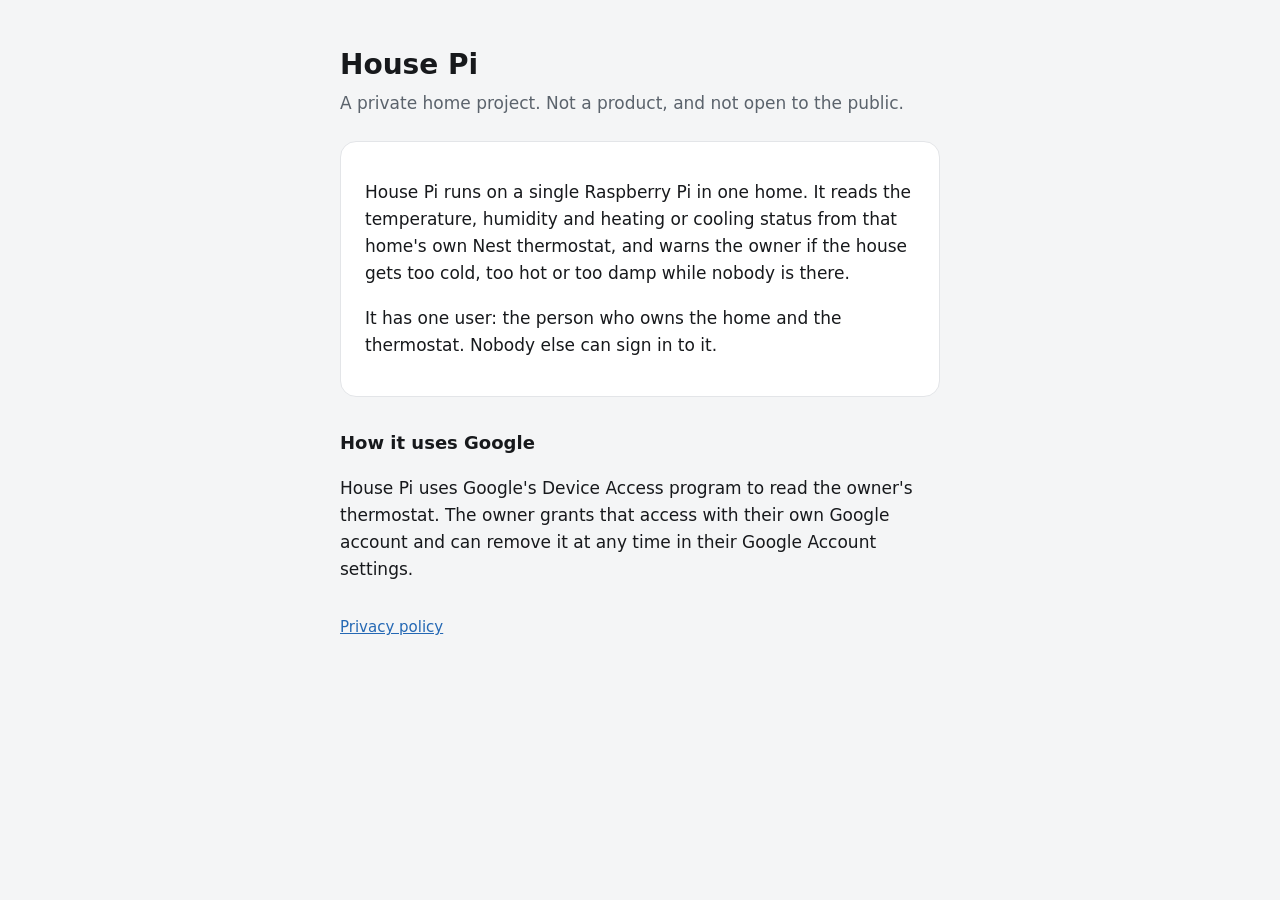
<file: index.html>
<!doctype html>
<html lang="en">
<head>
<meta charset="utf-8">
<meta name="viewport" content="width=device-width, initial-scale=1">
<title>House Pi</title>
<meta name="description" content="House Pi is a private home project that reads one household's own Nest thermostat to warn the owner about cold, heat or damp.">
<link rel="stylesheet" href="style.css">
</head>
<body>
<main>
<h1>House Pi</h1>
<p class="lede">A private home project. Not a product, and not open to the public.</p>
<div class="card">
<p>House Pi runs on a single Raspberry Pi in one home. It reads the temperature, humidity and heating or cooling status from that home's own Nest thermostat, and warns the owner if the house gets too cold, too hot or too damp while nobody is there.</p>
<p>It has one user: the person who owns the home and the thermostat. Nobody else can sign in to it.</p>
</div>
<h2>How it uses Google</h2>
<p>House Pi uses Google's Device Access program to read the owner's thermostat. The owner grants that access with their own Google account and can remove it at any time in their Google Account settings.</p>
<nav><a href="privacy.html">Privacy policy</a></nav>
</main>
</body>
</html>
</file>
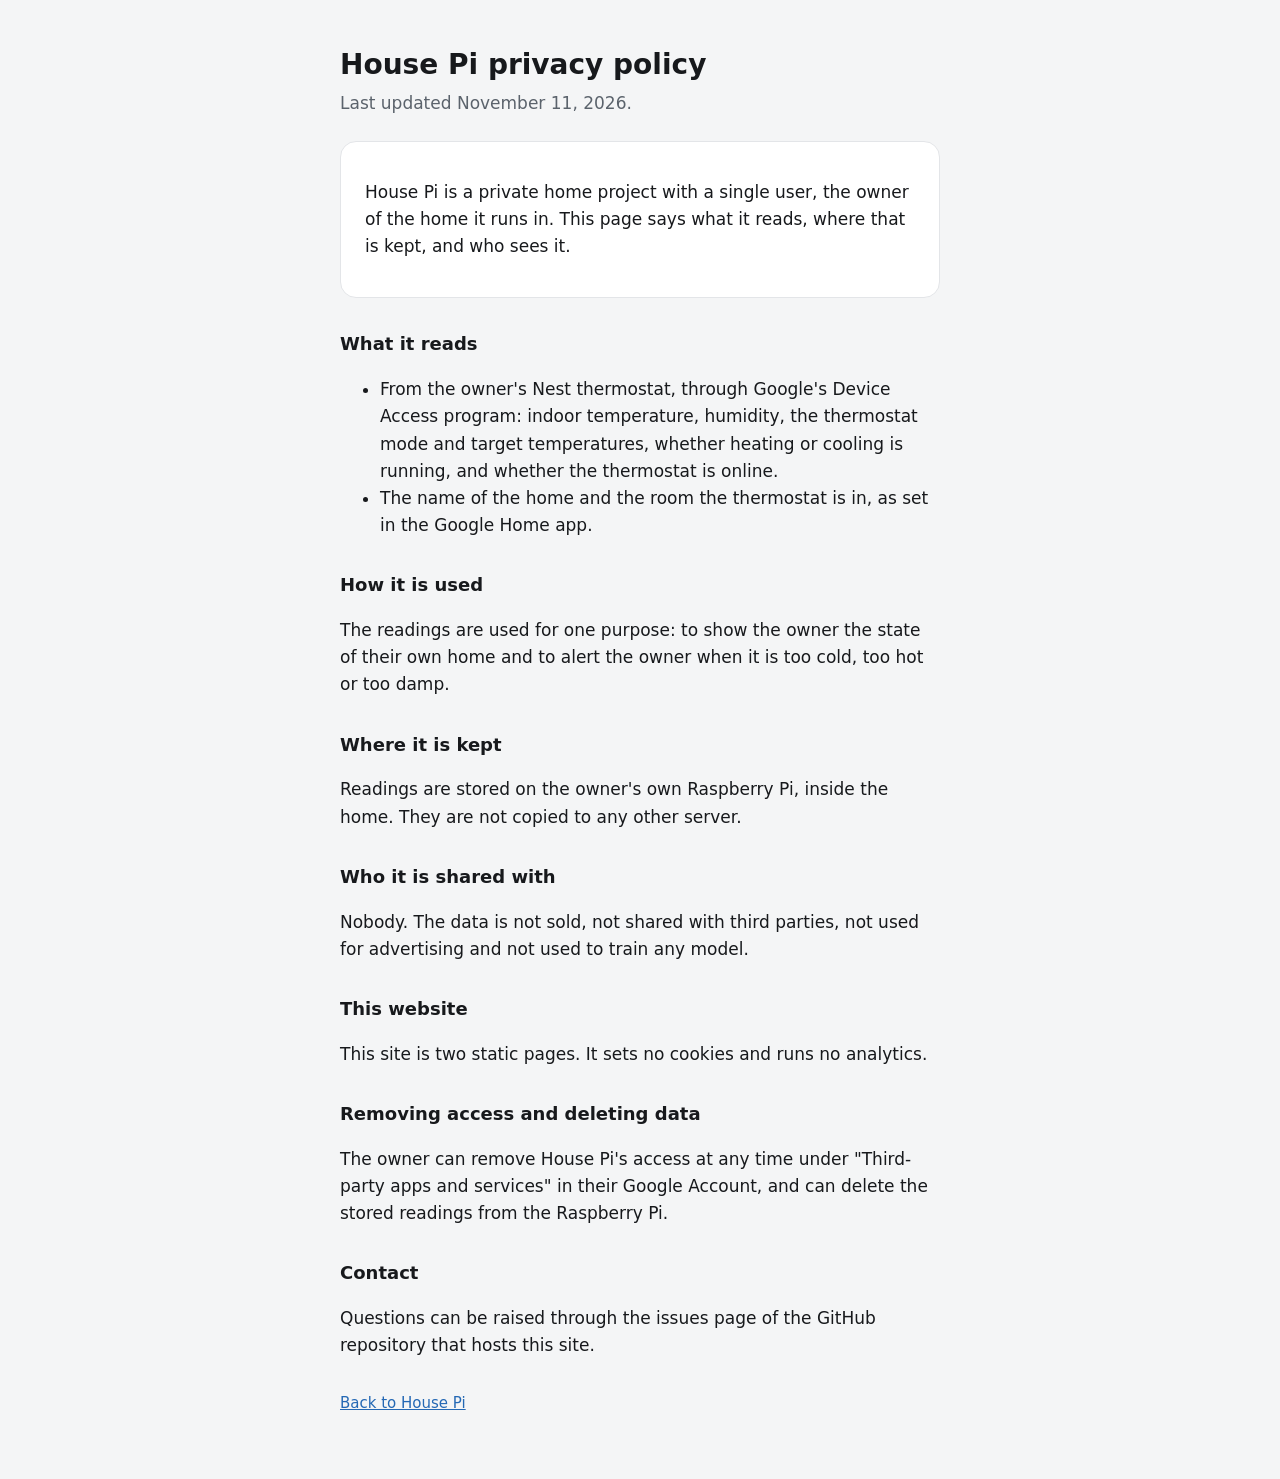
<file: privacy.html>
<!doctype html>
<html lang="en">
<head>
<meta charset="utf-8">
<meta name="viewport" content="width=device-width, initial-scale=1">
<title>House Pi privacy policy</title>
<meta name="description" content="What House Pi reads from a Nest thermostat, where it keeps it, and who it shares it with (nobody).">
<link rel="stylesheet" href="style.css">
</head>
<body>
<main>
<h1>House Pi privacy policy</h1>
<p class="lede">Last updated November 11, 2026.</p>
<div class="card">
<p>House Pi is a private home project with a single user, the owner of the home it runs in. This page says what it reads, where that is kept, and who sees it.</p>
</div>
<h2>What it reads</h2>
<ul>
<li>From the owner's Nest thermostat, through Google's Device Access program: indoor temperature, humidity, the thermostat mode and target temperatures, whether heating or cooling is running, and whether the thermostat is online.</li>
<li>The name of the home and the room the thermostat is in, as set in the Google Home app.</li>
</ul>
<h2>How it is used</h2>
<p>The readings are used for one purpose: to show the owner the state of their own home and to alert the owner when it is too cold, too hot or too damp.</p>
<h2>Where it is kept</h2>
<p>Readings are stored on the owner's own Raspberry Pi, inside the home. They are not copied to any other server.</p>
<h2>Who it is shared with</h2>
<p>Nobody. The data is not sold, not shared with third parties, not used for advertising and not used to train any model.</p>
<h2>This website</h2>
<p>This site is two static pages. It sets no cookies and runs no analytics.</p>
<h2>Removing access and deleting data</h2>
<p>The owner can remove House Pi's access at any time under "Third-party apps and services" in their Google Account, and can delete the stored readings from the Raspberry Pi.</p>
<h2>Contact</h2>
<p>Questions can be raised through the issues page of the GitHub repository that hosts this site.</p>
<nav><a href="./">Back to House Pi</a></nav>
</main>
</body>
</html>
</file>
<file: style.css>
:root{color-scheme:light dark;--bg:#f4f5f6;--card:#fff;--line:#e3e5e8;--text:#17191c;--dim:#5b636c;--accent:#2468b4}
@media (prefers-color-scheme:dark){:root{--bg:#0f1113;--card:#181b1f;--line:#272b31;--text:#eceef0;--dim:#9aa1a9;--accent:#6aa9e9}}
*{box-sizing:border-box}
body{margin:0;background:var(--bg);color:var(--text);font:17px/1.6 system-ui,-apple-system,"Segoe UI",Roboto,sans-serif}
main{max-width:640px;margin:0 auto;padding:48px 20px 64px}
h1{font-size:28px;line-height:1.2;margin:0 0 8px}
h2{font-size:18px;margin:32px 0 8px}
p,li{color:var(--text)}
.lede{color:var(--dim);margin:0 0 24px}
.card{background:var(--card);border:1px solid var(--line);border-radius:16px;padding:20px 24px}
a{color:var(--accent)}
nav{margin-top:32px;font-size:15px;color:var(--dim)}
</file>
